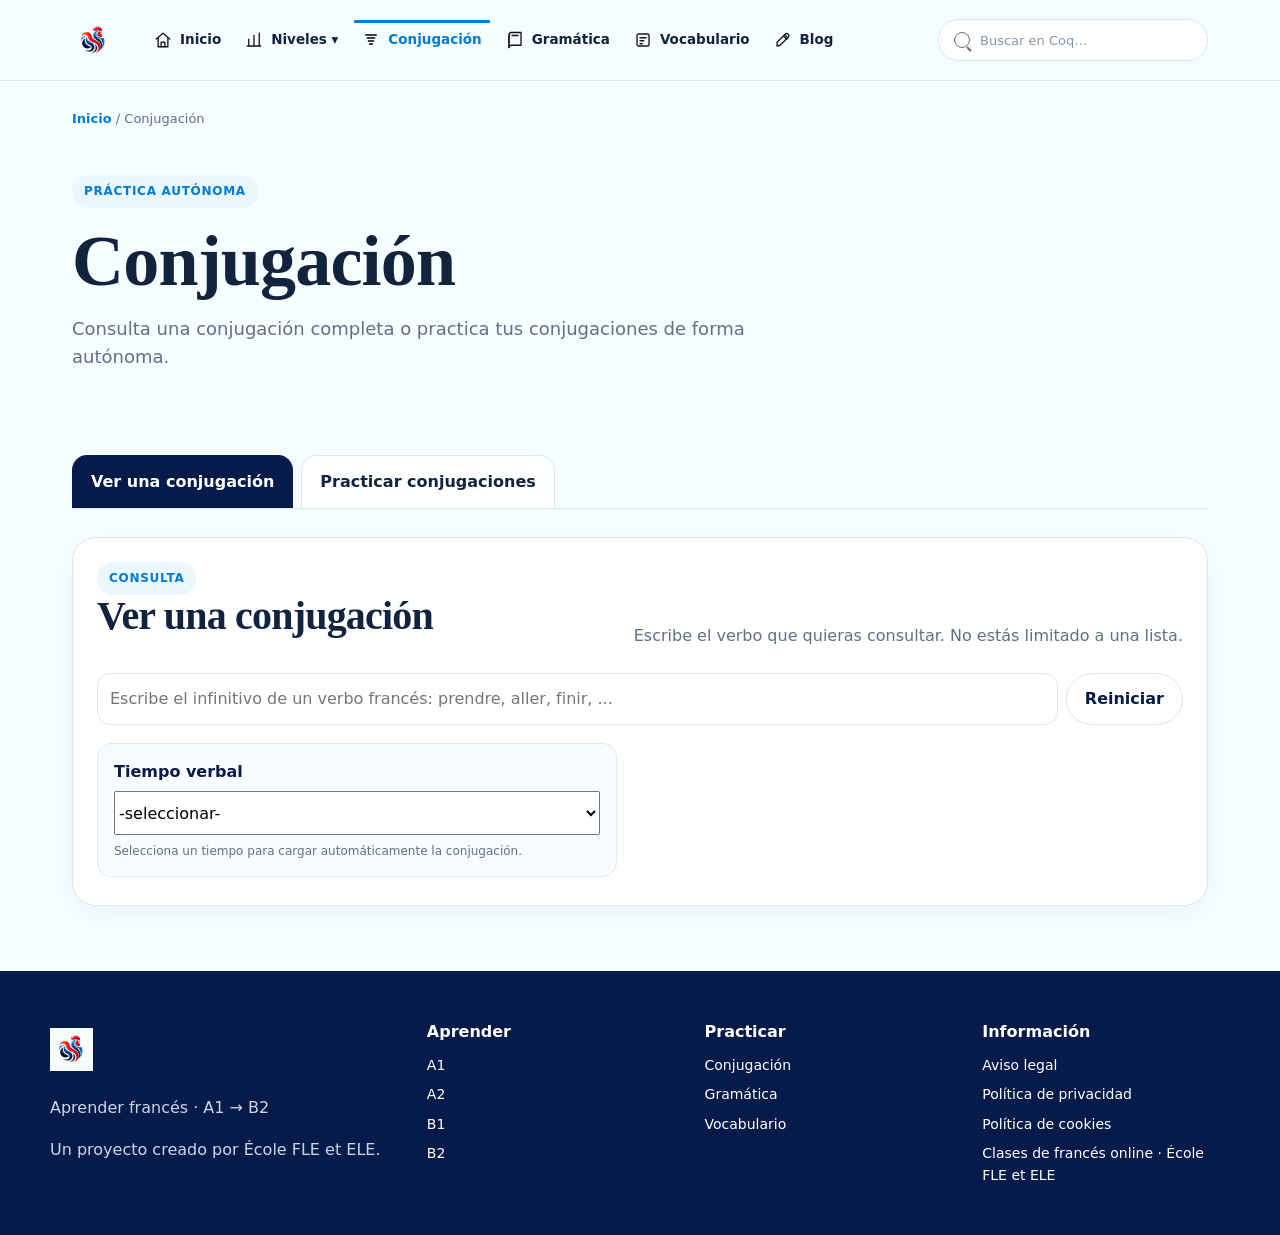
<file: pages/conjugaison.html>
<!doctype html><html lang="es"><head><meta charset="utf-8"><meta name="viewport" content="width=device-width,initial-scale=1"><meta name="description" content="Coq — conjugación francesa."><title>Conjugación · Coq</title><link rel="stylesheet" href="../css/styles.css"><link rel="stylesheet" href="../css/conjugaison-summary-mobile.css"><style>.lookup-time-filter{margin:18px 0 4px;padding:15px 16px;background:#f8fbff;border:1px solid #dcecf7;border-radius:14px;max-width:520px}.lookup-time-filter .field-label{display:block;font-weight:700;color:var(--navy);margin-bottom:7px}.lookup-time-filter .select{width:100%;min-height:44px}.lookup-time-filter .field-help{margin-top:7px}.conj-empty-state{margin-top:8px;color:var(--muted,#58708f);font-size:.9rem}.verb-summary .conj-result-head{gap:10px}.verb-summary #speakVerb{padding:8px 12px;font-size:.9rem}.verb-summary #practiceThisVerb{padding:8px 12px;font-size:.9rem}.verb-summary .conj-result-head>div{min-width:0}.conj-search-wrap{position:relative}.lookup-status{margin-top:10px;padding:10px 14px;border-radius:12px;font-size:.92rem;line-height:1.4}.lookup-status.empty{background:#f3f7fb;color:#58708f}.lookup-status.error{background:#fff1f2;color:#b4232c}.lookup-status.success{background:#eef9ff;color:#075985}.lookup-status[hidden]{display:none}#practiceThisVerb{white-space:nowrap;min-width:max-content}.practice-answer-rule{margin:10px 0 12px;color:var(--muted,#58708f);font-size:.9rem;line-height:1.4}#questionSubject{font-size:clamp(1.35rem,2.6vw,2rem);line-height:1.25}@media (min-width:701px){.verb-summary #speakVerb{white-space:nowrap;min-width:max-content}}</style></head><body><header class="header"><nav class="nav"><a class="logo" href="../index.html" aria-label="Coq"><img src="../assets/images/coq-logo.jpg" alt="Coq"></a><div class="navlinks"><a href="../index.html">Inicio</a><div class="nav-item"><button class="nav-button">Niveles ▾</button><div class="dropdown"><a href="a1.html">A1</a><a href="#">A2</a><a href="#">B1</a><a href="#">B2</a></div></div><a class="active" aria-current="page" href="conjugaison.html">Conjugación</a><a href="grammar-possessifs.html">Gramática</a><a href="stage-vocabulario.html">Vocabulario</a><a href="blog.html">Blog</a></div><div class="search-wrap"><label class="search"><span class="search-icon" aria-hidden="true"></span><input id="searchInput" type="search" placeholder="Buscar en Coq…" aria-label="Buscar en Coq"></label><div id="searchResults" class="search-results"></div></div><button class="menu" aria-label="Abrir menú">☰</button></nav></header><main class="container"><div class="breadcrumb"><a href="../index.html">Inicio</a> / Conjugación</div><section class="hero"><span class="eyebrow">Práctica autónoma</span><h1>Conjugación</h1><p class="lead">Consulta una conjugación completa o practica tus conjugaciones de forma autónoma.</p></section><section class="section"><div class="tabs" role="tablist"><button class="tab active" data-tab="view">Ver una conjugación</button><button class="tab" data-tab="practice">Practicar conjugaciones</button></div><div class="tab-panel active" id="tab-view"><div class="card"><div class="section-head"><div><span class="tag">Consulta</span><h2>Ver una conjugación</h2></div><p>Escribe el verbo que quieras consultar. No estás limitado a una lista.</p></div><div class="conj-search"><input id="lookupVerb" type="text" autocomplete="off" placeholder="Escribe el infinitivo de un verbo francés: prendre, aller, finir, ..."><button class="btn secondary" id="resetLookup" type="button">Reiniciar</button></div><div id="lookupStatus" class="lookup-status empty"></div><div id="lookupEmptyState" class="conj-empty-state"></div><div class="lookup-time-filter"><label class="field-label" for="lookupTense">Tiempo verbal</label><select id="lookupTense" class="select"><option value="" selected>-Seleccionar-</option></select><div class="field-help">Selecciona un tiempo para cargar automáticamente la conjugación.</div></div><div class="suggestions"><span class="muted" style="align-self:center">Sugerencias:</span><button class="suggestion" data-verb="être">être</button><button class="suggestion" data-verb="avoir">avoir</button><button class="suggestion" data-verb="prendre">prendre</button><button class="suggestion" data-verb="aller">aller</button><button class="suggestion" data-verb="finir">finir</button><button class="suggestion" data-verb="venir">venir</button><button class="suggestion" data-verb="lever">lever</button><button class="suggestion" data-verb="se lever">se lever</button></div><div id="lookupMessage" class="form-message"></div><div id="conjResult" class="verb-result hidden"></div></div></div><div class="tab-panel" id="tab-practice"><div class="card"><div class="section-head"><div><span class="tag">Entrenamiento</span><h2>Practicar conjugaciones</h2></div></div><div class="mode-note"><strong>Regla:</strong> Puedes escribir un verbo concreto o dejarlo vacío para practicar aleatoriamente según el entrenamiento elegido. El grupo verbal es opcional y sirve para afinar la selección.</div><div class="exercise-config"><div><label for="practiceVerb">BUSCAR UN VERBO</label><div class="conj-search"><input id="practiceVerb" type="text" autocomplete="off" placeholder="Escribe un verbo concreto…"><button class="btn secondary" id="clearVerb" type="button">Borrar</button></div><div class="field-help">La base de datos local contiene el catálogo de verbos disponible para COQ.</div></div><div class="row"><div><label for="practiceTense">Tiempo verbal <span class="required">*</span></label><select id="practiceTense"><option value="" selected disabled>-Seleccionar-</option></select></div><div><label for="practiceGroup">Grupo verbal</label><select id="practiceGroup"><option value="" selected>-Seleccionar-</option></select><div class="field-help" id="practiceGroupHelp"></div></div><div><label for="practiceConstruction">Construcción</label><select id="practiceConstruction"><option value="" selected>-Seleccionar-</option><option value="non-pronominale">Verbos no pronominales</option><option value="pronomiale">Verbos pronominales</option></select><div class="field-help" id="practiceConstructionHelp">Puedes elegir una construcción para afinar el ejercicio.</div></div><div><label for="practiceAuxiliary">Verbo auxiliar</label><select id="practiceAuxiliary" disabled><option value="" selected>No disponible para un tiempo simple</option></select><div class="field-help" id="practiceAuxiliaryHelp">Disponible únicamente para un tiempo compuesto.</div></div></div><div id="practiceMessage" class="form-message"></div><button class="btn blue" id="startPractice" type="button">Comenzar las 20 preguntas →</button></div></div><div class="practice-wrap hidden" id="practiceSession"><div class="practice-card"><div class="practice-top"><div><span class="tag">Sesión en curso</span><h2 style="margin:9px 0 0">Conjuga el verbo</h2></div></div><div class="practice-progress"><span id="practiceProgressBar"></span></div><div class="practice-meta"><span id="practiceProgressText">Pregunta 1 / 20</span><span id="practiceCriteria">—</span></div><div class="practice-question"><div class="verb-time" id="questionVerb">verbo · tiempo</div><div class="subject" id="questionSubject">je</div><div class="verb-time">Escribe la forma correcta.</div><div class="practice-answer-rule">Escribe únicamente la forma verbal. No escribas el sujeto. Para el subjonctif, no escribas «que / qu'».</div><div class="answer-row"><input id="answerInput" type="text" autocomplete="off" autocapitalize="none" spellcheck="false" placeholder="Escribe tu respuesta…"><button class="btn blue" id="validateAnswer" type="button">Validar</button></div><div class="practice-hint">También puedes pulsar Enter.</div><div id="practiceFeedback" class="feedback-box" aria-live="polite"></div></div></div></div></div></section></main><div class="result-modal" id="resultModal" aria-hidden="true"><div class="result-window"><span class="tag">Sesión terminada</span><h2>Tu resultado</h2><div class="stats" style="margin-top:16px"><div class="stat"><strong id="finalCorrect">0</strong><span class="muted">sin errores</span></div><div class="stat"><strong id="finalWrong">0</strong><span class="muted">con errores</span></div><div class="stat"><strong id="finalScore">0 / 20</strong><span class="muted">puntuación</span></div></div><div class="result-table-wrap"><table class="result-table"><thead><tr><th>#</th><th>Verbo</th><th>Sujeto</th><th>Tiempo</th><th>Tu respuesta</th><th>Respuesta correcta</th><th>Resultado</th></tr></thead><tbody id="resultRows"></tbody></table></div><div class="result-actions"><button class="btn blue" id="reviewDone">Ya repasé todo</button></div></div></div><footer class="footer" id="footer"><div class="footer-grid"><div><div class="logo"><img src="../assets/images/coq-logo.jpg" alt="Coq"></div><p>Aprender francés · A1 → B2</p><p>Un proyecto creado por École FLE et ELE.</p></div><div><div class="footer-title">Aprender</div><div class="footer-links"><a href="a1.html">A1</a><a href="#">A2</a><a href="#">B1</a><a href="#">B2</a></div></div><div><div class="footer-title">Practicar</div><div class="footer-links"><a href="conjugaison.html">Conjugación</a><a href="grammar-possessifs.html">Gramática</a><a href="stage-vocabulario.html">Vocabulario</a></div></div><div><div class="footer-title">Información</div><div class="footer-links"><a href="#">Aviso legal</a><a href="#">Política de privacidad</a><a href="#">Política de cookies</a><a href="https://www.ecole-fle-ele.com/" target="_blank" rel="noopener">Clases de francés online · École FLE et ELE</a></div></div></div><script src="../js/core/navigation.js"></script><script src="../js/core/audio.js"></script><script src="../js/progress/progress.js"></script><script src="../js/exercises/exercise-engine.js"></script><script src="../js/search/search.js"></script><script src="../data/verbs/local-database.js"></script><script src="../data/verbs/local-auxiliary-overrides.js"></script><script src="../data/verbs/family-catalog.js"></script><script src="../data/verbs/category-catalog.js"></script><script src="../data/verbs/pronominal-catalog.js"></script><script src="../data/verbs/canonical-model.js"></script><script src="../data/verbs/patterns.js"></script><script src="../data/verbs/constructions.js"></script><script src="../data/verbs/auxiliaries.js"></script><script src="../data/verbs/tense-rules.js"></script><script src="../js/conjugaison/utils.js"></script><script src="../js/conjugaison/pronouns.js"></script><script src="../js/conjugaison/compound-tenses.js"></script><script src="../js/conjugaison/agreement.js"></script><script src="../js/conjugaison/pattern-registry.js"></script><script src="../js/conjugaison/engine.js"></script><script src="../js/conjugaison/lookup.js"></script><script src="../js/api.js"></script><script src="../js/conjugaison/conjugation_adapter.js"></script><script src="../js/conjugaison/practice.js"></script><script src="../js/conjugaison/app.js"></script></body></html>
</file>
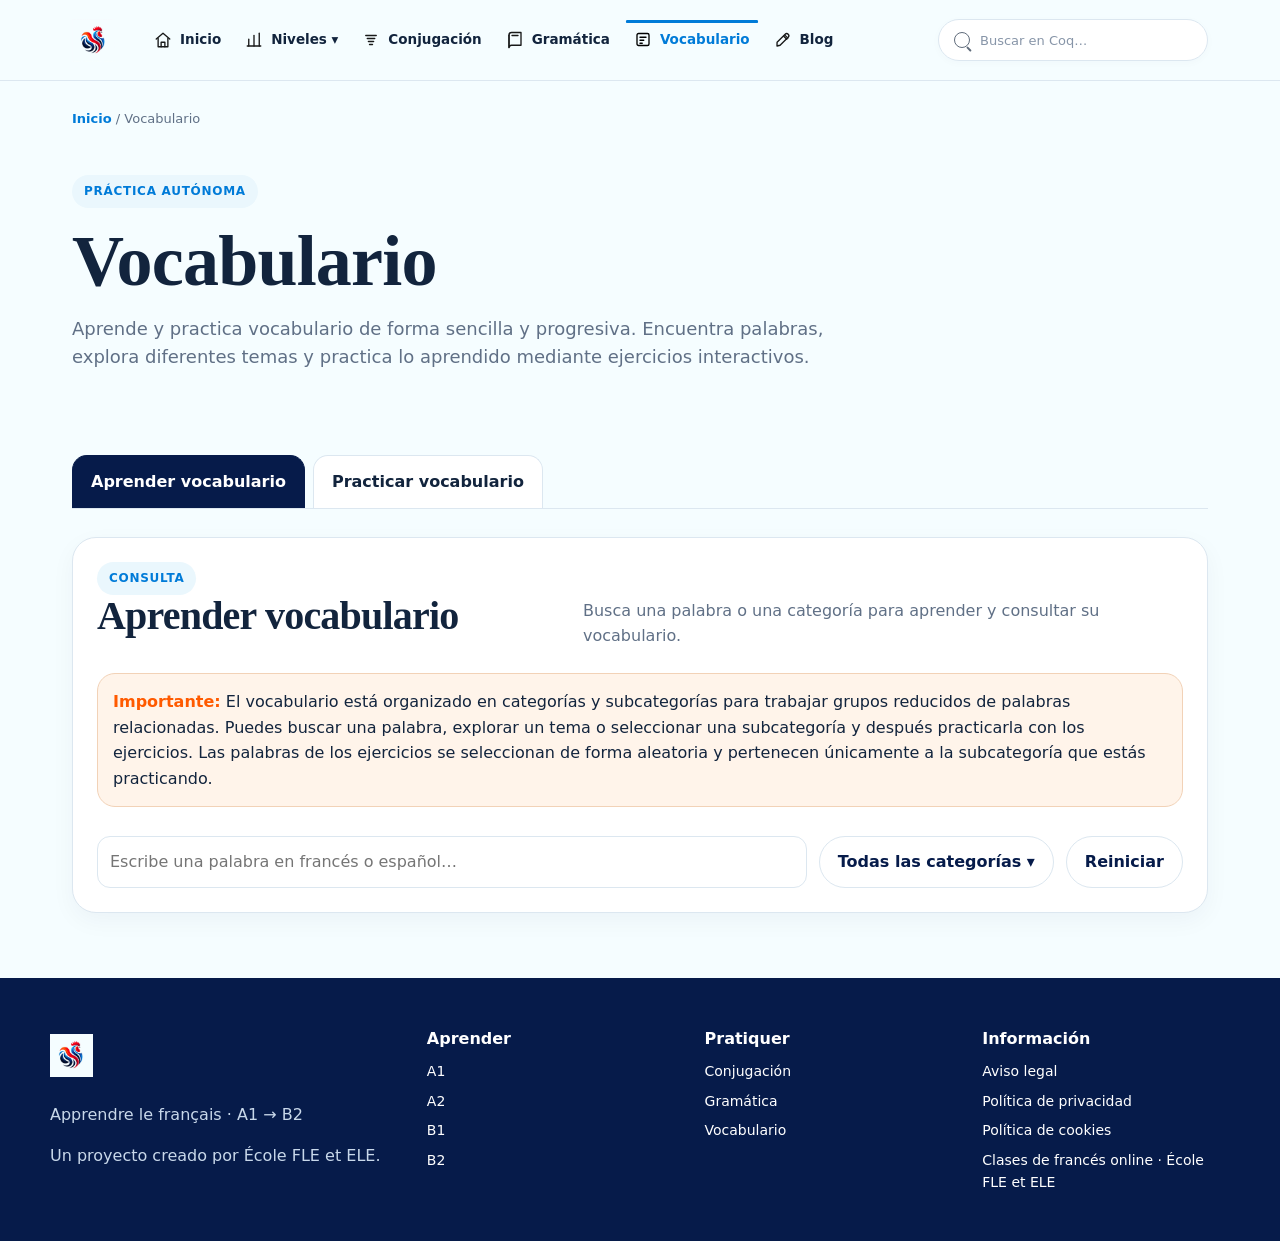
<file: pages/stage-vocabulario.html>
<!doctype html>
<html lang="es">
<head>
  <meta charset="utf-8">
  <meta name="viewport" content="width=device-width,initial-scale=1">
  <meta name="description" content="Coq — explorar y practicar vocabulario de francés.">
  <title>Vocabulario · Coq</title>
  <link rel="stylesheet" href="../css/styles.css">
  <link rel="stylesheet" href="../css/vocabulary.css?v=20260919-pron">
</head>
<body>
<header class="header"><nav class="nav">
  <a class="logo" href="../index.html" aria-label="Coq"><img src="../assets/images/coq-logo.jpg" alt="Coq"></a>
  <div class="navlinks">
    <a href="../index.html">Inicio</a>
    <div class="nav-item"><button class="nav-button" type="button">Niveles ▾</button><div class="dropdown">
      <a href="a1.html">A1</a><a href="#">A2</a><a href="#">B1</a><a href="#">B2</a>
    </div></div>
    <a href="conjugaison.html">Conjugación</a>
    <a href="grammar-possessifs.html">Gramática</a>
    <a class="active" aria-current="page" href="stage-vocabulario.html">Vocabulario</a>
    <a href="blog.html">Blog</a>
  </div>
  <div class="search-wrap"><label class="search"><span class="search-icon" aria-hidden="true"></span><input id="searchInput" type="search" placeholder="Buscar en Coq…" aria-label="Buscar en Coq"></label><div id="searchResults" class="search-results"></div></div><button class="menu" aria-label="Abrir menú" type="button">☰</button>
</nav></header>
<main class="container">
  <div class="breadcrumb"><a href="../index.html">Inicio</a> / Vocabulario</div>
  <section class="hero"><span class="eyebrow">Práctica autónoma</span><h1>Vocabulario</h1><p class="lead">Aprende y practica vocabulario de forma sencilla y progresiva. Encuentra palabras, explora diferentes temas y practica lo aprendido mediante ejercicios interactivos.</p></section>
  <section class="section vocabulary-hub" aria-labelledby="vocab-title">
    <div class="tabs vocabulary-tabs" role="tablist" aria-label="Modo de vocabulario">
      <button class="tab active" id="vocabularyLearnTab" type="button" role="tab" aria-selected="true" aria-controls="vocabularyLearnPanel" data-vocabulary-tab="learn">Aprender vocabulario</button>
      <button class="tab" id="vocabularyPracticeTab" type="button" role="tab" aria-selected="false" aria-controls="vocabularyPracticePanel" data-vocabulary-tab="practice">Practicar vocabulario</button>
    </div>

    <div class="vocabulary-search-panel">
      <div class="vocabulary-mode-context" aria-live="polite">
        <div class="vocabulary-mode-head" data-mode="learn">
          <div class="section-head">
            <div><span class="tag">Consulta</span><h2>Aprender vocabulario</h2></div>
            <p>Busca una palabra o una categoría para aprender y consultar su vocabulario.</p>
          </div>
        </div>
        <div class="vocabulary-mode-head" data-mode="practice">
          <div class="section-head">
            <div><span class="tag">Entrenamiento</span><h2>Practicar vocabulario</h2></div>
            <p>Selecciona una palabra o una categoría para practicar el vocabulario con ejercicios interactivos.</p>
          </div>
        </div>
      </div>

      <div class="mode-note">
        <strong>Importante:</strong> El vocabulario está organizado en categorías y subcategorías para trabajar grupos reducidos de palabras relacionadas. Puedes buscar una palabra, explorar un tema o seleccionar una subcategoría y después practicarla con los ejercicios. Las palabras de los ejercicios se seleccionan de forma aleatoria y pertenecen únicamente a la subcategoría que estás practicando.
      </div>

      <div class="vocabulary-controls">
        <label for="vocabularySearch"></label>
        <div class="vocabulary-search-row">
          <div class="vocabulary-search-input-wrap">
            <input id="vocabularySearch" type="search" autocomplete="off" placeholder="Escribe una palabra en francés o español…" aria-controls="vocabularyResults" aria-expanded="false">
            <div id="vocabularyResults" class="vocabulary-results" role="listbox" aria-label="Resultados de vocabulario"></div>
          </div>
          <button id="vocabularyBrowse" class="btn secondary" type="button" aria-expanded="false" aria-controls="vocabularyTopics">Todas las categorías ▾</button>
          <button id="vocabularyReset" class="btn secondary" type="button">Reiniciar</button>
        </div>
      </div>
    </div>

    <div id="vocabularyTopics" class="vocabulary-topics vocabulary-topics-panel hidden" aria-label="Categorías y subcategorías"></div>

    <div id="vocabularyLearnPanel" class="vocabulary-tab-panel" role="tabpanel" aria-labelledby="vocabularyLearnTab">
      <div id="vocabularyLearnContent" class="vocabulary-content" aria-live="polite"></div>
    </div>

    <div id="vocabularyPracticePanel" class="vocabulary-tab-panel hidden" role="tabpanel" aria-labelledby="vocabularyPracticeTab">
      <div id="vocabularyExerciseTabs" class="vocabulary-exercise-tabs hidden" role="tablist" aria-label="Ejercicios de vocabulario"></div>
      <div id="vocabularyPracticeContent" class="vocabulary-content" aria-live="polite"></div>
    </div>
  </section>
</main>
<footer class="footer" id="footer"><div class="footer-grid">
  <div><div class="logo"><img src="../assets/images/coq-logo.jpg" alt="Coq"></div><p>Apprendre le français · A1 → B2</p><p>Un proyecto creado por École FLE et ELE.</p></div>
  <div><div class="footer-title">Aprender</div><div class="footer-links"><a href="a1.html">A1</a><a href="#">A2</a><a href="#">B1</a><a href="#">B2</a></div></div>
  <div><div class="footer-title">Pratiquer</div><div class="footer-links"><a href="conjugaison.html">Conjugación</a><a href="grammar-possessifs.html">Gramática</a><a href="stage-vocabulario.html">Vocabulario</a></div></div>
  <div><div class="footer-title">Información</div><div class="footer-links"><a href="#">Aviso legal</a><a href="#">Política de privacidad</a><a href="#">Política de cookies</a><a href="https://www.ecole-fle-ele.com/" target="_blank" rel="noopener">Clases de francés online · École FLE et ELE</a></div></div>
</div></footer>
<script src="../js/core/navigation.js"></script><script src="../js/core/audio.js?v=20260919-pron"></script><script src="../js/progress/progress.js"></script><script src="../js/exercises/exercise-engine.js"></script><script src="../js/search/search.js"></script><script src="../js/api.js"></script><script src="../data/vocabulary/database.js?v=20260919-7"></script><script src="../js/vocabulary/vocabulary-search.js?v=20260919-arch"></script><script src="../js/vocabulary/vocabulary_adapter.js"></script><script src="../js/vocabulary/vocabulary.js?v=20260919-article"></script>
</body></html>
</file>
<file: css/styles.css>
:root{
 --navy:#061B4A; --blue:#007BD8; --cyan:#00B9F2; --red:#F20B1D; --orange:#FF5A00;
 --sky:#F5FDFF; --paper:#FFFFFF; --ink:#12243D; --muted:#607086; --line:#DCE7F0;
 --soft-blue:#EAF7FD; --soft-red:#FFF0F2; --soft-orange:#FFF4EA; --soft-navy:#EAF0FA;
 --green:#2C9B70; --soft-green:#EAF8F2; --shadow:0 18px 55px rgba(6,27,74,.10); --radius:24px;
}
*{box-sizing:border-box}
html{scroll-behavior:smooth}
body{margin:0;background:var(--sky);color:var(--ink);font-family:Inter,system-ui,-apple-system,BlinkMacSystemFont,"Segoe UI",sans-serif;line-height:1.6}
a{color:inherit} button,input,select{font:inherit}
.header{position:sticky;top:0;z-index:100;background:rgba(245,253,255,.94);backdrop-filter:blur(16px);border-bottom:1px solid var(--line)}
.nav{max-width:1180px;margin:auto;padding:10px 22px;display:flex;align-items:center;gap:20px}
.logo{display:flex;align-items:center;text-decoration:none;width:52px;height:60px;overflow:hidden;flex:0 0 auto}
.logo img{width:43px;height:auto;max-height:60px;object-fit:contain}
.navlinks{display:flex;align-items:center;gap:18px;font-size:14px;font-weight:800}
.navlinks a{text-decoration:none;position:relative;padding:9px 2px}.navlinks a.active,.nav-button.active{color:var(--blue)}.navlinks a.active::after{content:"";position:absolute;left:2px;right:2px;bottom:2px;height:3px;border-radius:999px;background:var(--blue)}.nav-button.active{position:relative}.nav-button.active::after{content:"";position:absolute;left:0;right:0;bottom:2px;height:3px;border-radius:999px;background:var(--blue)}
.nav-item{position:relative}
.nav-button{border:0;background:transparent;color:var(--ink);font-weight:800;cursor:pointer;padding:9px 2px}
.dropdown{position:absolute;top:42px;left:-14px;min-width:190px;background:var(--paper);border:1px solid var(--line);border-radius:18px;box-shadow:var(--shadow);padding:8px;display:none}
.nav-item:hover .dropdown,.nav-item:focus-within .dropdown{display:block}
.dropdown a{display:block;text-decoration:none;padding:10px 12px;border-radius:11px}
.dropdown a:hover{background:var(--soft-blue);color:var(--blue)}.dropdown a.active{background:var(--soft-blue);color:var(--blue);font-weight:900}.dropdown a.active::after{display:none}
.search-wrap{margin-left:auto;position:relative}
.search{display:flex;align-items:center;gap:8px;background:var(--paper);border:1px solid var(--line);border-radius:999px;padding:8px 13px;min-width:240px}
.search input{border:0;outline:0;background:transparent;width:100%;color:var(--ink)}
.menu{display:none;border:0;background:transparent;font-size:24px;color:var(--navy)}
.container{max-width:1180px;margin:auto;padding:0 22px}
.breadcrumb{padding-top:28px;font-size:13px;color:var(--muted)}
.breadcrumb a{text-decoration:none;color:var(--blue);font-weight:750}
.hero{padding:45px 0 50px}
.eyebrow,.tag{display:inline-flex;padding:7px 12px;border-radius:999px;background:var(--soft-blue);color:var(--blue);font-size:12px;font-weight:900;letter-spacing:.06em;text-transform:uppercase}
h1,h2,h3{font-family:Georgia,serif;letter-spacing:-.8px}
h1{font-size:clamp(43px,6vw,72px);line-height:.98;margin:18px 0}
h2{font-size:40px;line-height:1.05;margin:0 0 12px}
h3{font-size:25px;margin:0 0 9px}
.lead{max-width:760px;color:var(--muted);font-size:18px}
.grid{display:grid;grid-template-columns:repeat(2,1fr);gap:18px}
.grid3{display:grid;grid-template-columns:repeat(3,1fr);gap:16px}
.grid4{display:grid;grid-template-columns:repeat(4,1fr);gap:14px}
.card{background:var(--paper);border:1px solid var(--line);border-radius:var(--radius);padding:24px;box-shadow:0 8px 25px rgba(6,27,74,.045)}
.stage-card{text-align:left;display:block;text-decoration:none;transition:.2s}
.stage-card:hover{transform:translateY(-4px);box-shadow:var(--shadow);border-color:#C8DCEB}
.stage-number{color:var(--red);font-weight:900;font-size:12px;letter-spacing:.06em}
.stage-card p,.muted{color:var(--muted);margin:0}
.stage-foot{margin-top:18px;display:flex;justify-content:space-between;align-items:center;font-weight:850;color:var(--navy)}
.progress{height:8px;background:#E5EEF5;border-radius:999px;overflow:hidden}
.progress span{display:block;height:100%;background:linear-gradient(90deg,var(--blue),var(--cyan));border-radius:999px;transition:width .35s ease}
.section{padding:15px 0 65px}
.section-head{display:flex;justify-content:space-between;align-items:end;gap:30px;margin-bottom:24px}
.section-head p{max-width:600px;color:var(--muted);margin:0}
.pill{border:1px solid var(--line);background:white;border-radius:999px;padding:8px 12px;font-size:12px;font-weight:800}
.lesson-nav{display:flex;justify-content:space-between;align-items:center;border-top:1px solid var(--line);padding:25px 0 60px;margin-top:20px;gap:10px}
.btn{border:0;background:var(--navy);color:white;border-radius:999px;padding:12px 18px;font-weight:850;cursor:pointer;text-decoration:none;display:inline-block}
.btn:hover{filter:brightness(1.08)}
.btn.secondary{background:white;color:var(--navy);border:1px solid var(--line)}
.btn.coral{background:var(--red)} .btn.blue{background:var(--blue)}
.callout{background:#FFF8D9;border:1px solid #E8D98D;border-radius:20px;padding:18px;margin:20px 0}
.example{background:var(--soft-blue);border-left:5px solid var(--cyan);border-radius:18px;padding:20px;margin:18px 0;font-size:20px}
.audio{border:0;background:var(--soft-blue);color:var(--navy);border-radius:999px;padding:8px 12px;font-weight:850;cursor:pointer}
.food{height:145px;border-radius:18px;background:linear-gradient(135deg,#EAF8FD,#FFF0E6);display:flex;align-items:center;justify-content:center;font-size:68px;margin-bottom:14px}
.word{font-size:20px;font-weight:850}.word small{font-size:14px;color:var(--muted);font-weight:500}
.exercise{background:var(--navy);color:#fff;border-radius:28px;padding:26px;margin:25px 0}
.exercise h3{color:white}.question{padding:18px 0;border-top:1px solid rgba(255,255,255,.16)}
.question:first-of-type{border-top:0}.options{display:flex;flex-wrap:wrap;gap:9px;margin-top:12px}
.option{background:rgba(255,255,255,.08);color:#fff;border:1px solid rgba(255,255,255,.25);border-radius:12px;padding:10px 14px;cursor:pointer}
.option:hover{background:rgba(255,255,255,.14)}
.option.correct{background:#9BD8BD;color:#15382D;border-color:#9BD8BD}
.option.wrong{background:#F1AAA6;color:#4B1C1A;border-color:#F1AAA6}
.feedback{min-height:25px;margin-top:9px;font-weight:750}.answers{display:none;margin-top:18px;background:rgba(255,255,255,.08);border-radius:18px;padding:18px}
.answers.visible{display:block}.answers strong{color:#A9E5D0}
.complete{background:var(--soft-green);border:1px solid #BFE6D5;border-radius:24px;padding:24px;margin:25px 0}
.complete h3{margin-bottom:4px}.hidden{display:none!important}
.table{width:100%;border-collapse:collapse;background:var(--paper);border-radius:18px;overflow:hidden}
.table th,.table td{text-align:left;padding:13px 15px;border-bottom:1px solid var(--line)}
.table th{background:var(--soft-blue);font-size:13px}
.grammar{display:grid;grid-template-columns:1.1fr .9fr;gap:18px}.rule{background:var(--soft-blue);border-radius:28px;padding:28px}
.verb-grid{display:grid;grid-template-columns:repeat(2,1fr);gap:16px}
.conj{display:grid;grid-template-columns:1fr 1fr;gap:4px 18px}.conj div{padding:8px 0;border-bottom:1px dashed var(--line)}
.scene{background:#EAF0FA;border-radius:30px;padding:28px}.dialogue{display:grid;gap:12px}
.line{max-width:80%;background:#fff;padding:13px 16px;border-radius:18px;box-shadow:0 5px 15px rgba(6,27,74,.05)}
.line.client{justify-self:end;background:var(--soft-blue);border-bottom-right-radius:5px}
.line.server{border-bottom-left-radius:5px}.line b{display:block;color:var(--muted);font-size:11px;text-transform:uppercase;letter-spacing:.06em}
.search-results{position:absolute;right:0;top:62px;width:min(520px,calc(100vw - 30px));background:var(--paper);border:1px solid var(--line);border-radius:20px;box-shadow:var(--shadow);padding:12px;display:none}
.search-results.open{display:block}.result{display:block;text-decoration:none;padding:13px;border-radius:14px}.result:hover{background:var(--soft-blue)}
.result small{display:block;color:var(--muted)}
.hero-home{position:relative;overflow:hidden;padding:80px 0 95px}
.hero-home .copy{position:relative;z-index:2;max-width:720px}
.hero-home h1{font-size:clamp(52px,7vw,90px)}
.hero-orb{position:absolute;border-radius:50%;filter:blur(2px);opacity:.78;animation:float 8s ease-in-out infinite}
.orb1{width:300px;height:300px;right:5%;top:20px;background:radial-gradient(circle at 35% 35%,rgba(0,185,242,.45),rgba(0,123,216,.10) 55%,transparent 70%)}
.orb2{width:220px;height:220px;right:28%;bottom:-70px;background:radial-gradient(circle,rgba(242,11,29,.20),transparent 68%);animation-delay:-2s}
.orb3{width:180px;height:180px;left:-60px;top:90px;background:radial-gradient(circle,rgba(255,90,0,.16),transparent 68%);animation-delay:-4s}
@keyframes float{0%,100%{transform:translate3d(0,0,0)}50%{transform:translate3d(0,-18px,0)}}
.logo-hero{width:230px;height:230px;object-fit:contain;animation:logoFloat 5s ease-in-out infinite;filter:drop-shadow(0 20px 25px rgba(6,27,74,.12))}
@keyframes logoFloat{0%,100%{transform:translateY(0) rotate(-1deg)}50%{transform:translateY(-8px) rotate(1deg)}}
.home-grid{display:grid;grid-template-columns:1.1fr .9fr;gap:28px;align-items:center}
.home-visual{display:flex;justify-content:center;position:relative}
.level-card{position:relative;overflow:hidden;min-height:160px}
.level-card:after{content:"";position:absolute;width:120px;height:120px;border-radius:50%;right:-35px;bottom:-45px;background:var(--soft-blue)}
.level-card:nth-child(2):after{background:var(--soft-orange)} .level-card:nth-child(3):after{background:var(--soft-red)} .level-card:nth-child(4):after{background:var(--soft-navy)}
.free-tools{display:flex;flex-wrap:wrap;gap:10px}
.tool-chip{display:inline-flex;align-items:center;gap:7px;background:#fff;border:1px solid var(--line);border-radius:999px;padding:11px 15px;text-decoration:none;font-weight:800;transition:.18s}
.tool-chip:hover{transform:translateY(-2px);border-color:#B9DCEB}
.academy{background:var(--navy);color:#fff;border-radius:34px;padding:36px}
.academy p{color:#CBD9EA;max-width:650px}
.academy .btn{background:#fff;color:var(--navy)}
.stats{display:grid;grid-template-columns:repeat(3,1fr);gap:14px}.stat{padding:20px;border:1px solid var(--line);background:#fff;border-radius:20px}.stat strong{font:800 34px Georgia,serif;display:block}
.selector{display:grid;grid-template-columns:repeat(3,1fr);gap:12px}
.selector label{font-size:12px;font-weight:850;color:var(--muted);display:block;margin-bottom:7px}
.selector select,.selector input{width:100%;border:1px solid var(--line);background:#fff;border-radius:13px;padding:12px;outline:none;color:var(--ink)}
.warning{display:none;position:fixed;inset:0;z-index:300;background:rgba(6,27,74,.38);backdrop-filter:blur(4px);align-items:center;justify-content:center;padding:20px}
.warning.open{display:flex}.warning-box{max-width:480px;background:#fff;border-radius:28px;padding:28px;box-shadow:var(--shadow)}
.warning-actions{display:flex;justify-content:flex-end;gap:10px;margin-top:20px}
.footer{background:var(--navy);color:white;padding:48px 22px}
.footer .logo{filter:none}.footer p{color:#C8D8EA}.footer a{color:#fff;text-decoration:none}
.footer-grid{max-width:1180px;margin:auto;display:grid;grid-template-columns:1.4fr 1fr 1fr 1fr;gap:30px}
.footer-title{font-weight:900;margin-bottom:9px}.footer-links{display:grid;gap:7px;font-size:14px}
.notice{padding:15px 0;color:var(--muted);font-size:13px}
@media(max-width:950px){.navlinks{gap:11px}.search{min-width:190px}.home-grid{grid-template-columns:1fr}.logo-hero{width:190px;height:190px}.footer-grid{grid-template-columns:1fr 1fr}}
@media(max-width:760px){.navlinks{display:none}.menu{display:block}.nav{gap:10px}.search{width:180px;min-width:0}.grid,.grid3,.grid4,.grammar,.verb-grid,.selector{grid-template-columns:1fr}.section-head{display:block}.section-head p{margin-top:8px}.stats{grid-template-columns:1fr}.hero-home{padding:55px 0 70px}}
@media(max-width:560px){.nav{padding:10px 15px}.logo{width:58px}.logo img{width:55px;height:55px}.search{width:145px}.container{padding:0 15px}h1{font-size:46px}.lesson-nav{gap:10px}.lesson-nav .btn{padding:10px 13px;font-size:13px}.line{max-width:94%}.footer-grid{grid-template-columns:1fr}.academy{padding:26px}.hero-home h1{font-size:50px}}

/* Conjugaison v0.5 */
.tabs{display:flex;gap:8px;border-bottom:1px solid var(--line);margin-bottom:28px;flex-wrap:wrap}
.tab{border:1px solid var(--line);border-bottom:0;background:#fff;color:var(--ink);padding:13px 18px;border-radius:15px 15px 0 0;font-weight:850;cursor:pointer}
.tab.active{background:var(--navy);color:#fff;border-color:var(--navy)}
.tab-panel{display:none}.tab-panel.active{display:block}
.field-help{font-size:12px;color:var(--muted);margin-top:6px}
.required{color:var(--red)}
.form-message{display:none;border-radius:16px;padding:14px 16px;margin:16px 0;font-weight:750}
.form-message.error{display:block;background:var(--soft-red);border:1px solid #F4C8CD;color:#8A1D29}
.form-message.info{display:block;background:var(--soft-blue);border:1px solid #CBEAF4;color:var(--navy)}
.conj-search{display:flex;gap:8px;align-items:center}
.conj-search input{flex:1;border:1px solid var(--line);background:#fff;border-radius:13px;padding:12px;outline:none;color:var(--ink)}
.suggestions{display:flex;flex-wrap:wrap;gap:8px;margin-top:12px}
.suggestion{border:1px solid var(--line);background:#fff;border-radius:999px;padding:8px 12px;cursor:pointer;font-weight:750}
.suggestion:hover{background:var(--soft-blue);border-color:#B9DCEB}
.verb-result{margin-top:24px}
.tense-block{border:1px solid var(--line);background:#fff;border-radius:20px;padding:18px}
.tense-block h3{font-size:21px}
.tense-table{width:100%;border-collapse:collapse}
.tense-table td{padding:8px 4px;border-bottom:1px dashed var(--line)}
.tense-table td:first-child{color:var(--muted);width:42%}
.mode-note{background:var(--soft-orange);border:1px solid #F2D2B7;border-radius:18px;padding:15px;margin-bottom:18px}
.mode-note strong{color:var(--orange)}
.exercise-config{display:grid;gap:16px}
.exercise-config .row{display:grid;grid-template-columns:1fr 1fr;gap:14px}
.exercise-config label{font-size:12px;font-weight:900;color:var(--muted);display:block;margin-bottom:7px}
.exercise-config select{width:100%;border:1px solid var(--line);background:#fff;border-radius:13px;padding:12px;outline:none;color:var(--ink)}
@media(max-width:700px){.exercise-config .row{grid-template-columns:1fr}.tabs{gap:5px}.tab{flex:1;padding:11px 10px;font-size:13px}}

/* Conjugaison v0.6 — exercice interactif */
.practice-wrap{margin-top:26px}
.practice-card{background:#fff;border:1px solid var(--line);border-radius:28px;padding:28px;box-shadow:var(--shadow)}
.practice-top{display:flex;justify-content:space-between;align-items:center;gap:20px;margin-bottom:10px}
.practice-progress{height:10px;background:#E5EEF5;border-radius:999px;overflow:hidden}
.practice-progress span{display:block;height:100%;width:0;background:linear-gradient(90deg,var(--blue),var(--cyan));transition:width .35s ease}
.practice-meta{display:flex;justify-content:space-between;gap:12px;color:var(--muted);font-size:13px;font-weight:800;margin-bottom:22px}
.practice-question{background:var(--soft-blue);border:1px solid #CBEAF4;border-radius:24px;padding:30px;text-align:center}
.practice-question .subject{font:800 clamp(28px,4.5vw,46px) Georgia,serif;color:var(--navy);margin:8px 0}
.practice-question .verb-time{color:var(--muted);font-size:14px}
.answer-row{display:flex;max-width:620px;margin:24px auto 0;gap:9px}
.answer-row input{flex:1;border:2px solid var(--line);background:#fff;border-radius:15px;padding:14px 16px;outline:none;font-size:18px;color:var(--ink)}
.answer-row input:focus{border-color:var(--blue)}
.answer-row input.error{border-color:var(--red);background:var(--soft-red)}
.answer-row input.success{border-color:var(--green);background:var(--soft-green)}
.feedback-box{max-width:620px;margin:14px auto 0;min-height:54px;border-radius:16px;padding:13px 16px;text-align:left;font-weight:800}
.feedback-box.warn{background:var(--soft-red);border:1px solid #F4C8CD;color:#8A1D29}
.feedback-box.help{background:var(--soft-orange);border:1px solid #F2D2B7;color:#7A3B0A}
.feedback-box.ok{background:var(--soft-green);border:1px solid #BFE6D5;color:#1E654B}
.practice-hint{font-size:12px;color:var(--muted);margin-top:10px}
.result-modal{position:fixed;inset:0;z-index:500;background:rgba(6,27,74,.48);backdrop-filter:blur(5px);display:none;align-items:center;justify-content:center;padding:18px}
.result-modal.open{display:flex}
.result-window{width:min(900px,100%);max-height:90vh;overflow:auto;background:#fff;border-radius:28px;box-shadow:0 25px 80px rgba(6,27,74,.25);padding:28px}
.result-window h2{margin-top:5px}
.result-table-wrap{overflow:auto;border:1px solid var(--line);border-radius:18px;margin:18px 0}
.result-table{width:100%;border-collapse:collapse;min-width:680px}
.result-table th,.result-table td{padding:11px 12px;border-bottom:1px solid var(--line);text-align:left}
.result-table th{background:var(--soft-blue);font-size:12px;text-transform:uppercase;letter-spacing:.03em}
.good-cell{color:#1E654B;font-weight:850}
.bad-cell{color:#8A1D29;font-weight:850}
.correct-answer{color:var(--navy);font-weight:850}
.result-actions{display:flex;justify-content:flex-end;gap:10px}
@media(max-width:650px){
 .answer-row{flex-direction:column}.answer-row .btn{width:100%}
 .practice-card{padding:18px}.practice-question{padding:22px 14px}
 .result-window{padding:20px}.practice-top{display:block}
}

/* Conjugaison v0.7 — feedback de errores */
.answer-row input.error-first{border-color:var(--red);background:var(--soft-red)}
.answer-row input.error-help{border-color:var(--orange);background:var(--soft-orange)}
.help-answer{display:inline-block;margin-left:4px;padding:2px 8px;border-radius:8px;background:#FFF0A8;color:var(--navy);font-weight:950;text-decoration:underline;text-decoration-thickness:2px;text-underline-offset:3px}
.error-first-cell{color:#8A1D29;font-weight:850}
.error-help-cell{color:#A34A00;font-weight:850}
.correct-cell{color:#1E654B;font-weight:850}
.result-table .attempt-detail{font-size:12px;color:var(--muted);margin-top:3px}

/* Conjugación — mejoras de consulta y pronunciación */
.conj-result-head{display:flex;align-items:flex-start;justify-content:space-between;gap:18px}
.conj-toolbar{display:flex;align-items:center;justify-content:space-between;gap:12px;margin:18px 0 10px}
.conj-times{display:grid;grid-template-columns:repeat(3,minmax(0,1fr));gap:16px}
.conj-times.compact .extra-tense{display:none}
.conj-times.expanded .extra-tense{display:block}
.tense-head{display:flex;align-items:center;justify-content:space-between;gap:10px}
.tense-head h3{margin:0}
.tense-table th{font-size:11px;color:var(--muted);font-weight:700;text-align:left;padding:8px 4px;border-bottom:1px solid var(--line);text-transform:uppercase;letter-spacing:.04em}
.tense-table th:last-child,.tense-table td:last-child{text-align:center;width:48px}
.audio-btn{width:34px;height:34px;border:1px solid #B9DFF2;background:#F2FAFD;color:var(--blue);border-radius:50%;cursor:pointer;font-weight:800}
.audio-btn:hover{background:#DDF4FB}
.btn.tiny{padding:6px 9px;font-size:12px;border-radius:9px}
.conj-tip{margin-top:14px;padding:11px 13px;border-radius:10px;background:#F5FAFC;color:var(--muted);font-size:13px}
@media(max-width:850px){.conj-times{grid-template-columns:repeat(2,minmax(0,1fr))}}
@media(max-width:600px){.conj-result-head{flex-direction:column}.conj-times{grid-template-columns:1fr}.conj-toolbar{align-items:flex-start}}

.verb-summary{max-width:560px!important;padding:16px 18px!important;border-radius:16px!important}
.verb-summary .conj-result-head{gap:12px}
.verb-summary h2{font-size:24px;margin-bottom:4px!important}
.verb-summary .muted{font-size:12px}
.verb-summary{background:var(--soft-blue);border-color:#CBEAF4}
.verb-summary-title{margin-top:10px}
.audio-form-btn{margin-left:8px}



@media (max-width: 800px){
  .nav{position:relative}
  .nav .menu{display:flex;align-items:center;justify-content:center;cursor:pointer}
  .nav .navlinks.mobile-open{display:flex!important;position:absolute;top:calc(100% + 8px);left:0;right:0;z-index:1000;flex-direction:column;align-items:stretch;gap:0;padding:10px;border-radius:16px;background:#fff;box-shadow:0 14px 35px rgba(6,27,74,.16)}
  .nav .navlinks.mobile-open>a,.nav .navlinks.mobile-open .nav-item,.nav .navlinks.mobile-open .nav-button{width:100%}
  .nav .navlinks.mobile-open>a,.nav .navlinks.mobile-open .nav-button{display:flex;align-items:center;min-height:46px;padding:10px 14px}
  .nav .navlinks.mobile-open .dropdown{position:static;width:100%;margin-top:4px;box-shadow:none;border:0}
}

/* Coq v26 — menú responsive global para móvil y tablet */
@media (max-width:900px){
  .nav{position:relative;flex-wrap:nowrap}
  .nav .search-wrap{display:none!important}
  .nav .menu{display:flex!important;margin-left:auto;width:44px;height:44px;align-items:center;justify-content:center;border:0;background:transparent;color:var(--navy);font-size:25px;cursor:pointer;flex:0 0 44px}
  .nav .navlinks{display:none!important}
  .nav .navlinks.mobile-open{display:flex!important;position:absolute;top:calc(100% + 8px);left:12px;right:12px;z-index:2000;flex-direction:column!important;align-items:stretch!important;gap:2px!important;padding:10px!important;margin:0!important;background:var(--paper,#fff);border:1px solid var(--line);border-radius:16px;box-shadow:0 16px 38px rgba(6,27,74,.18)}
  .nav .navlinks.mobile-open>a,.nav .navlinks.mobile-open .nav-item{width:100%!important}
  .nav .navlinks.mobile-open>a,.nav .navlinks.mobile-open .nav-item>.nav-button{display:flex;width:100%;min-height:46px;align-items:center;padding:11px 14px;box-sizing:border-box}
  .nav .navlinks.mobile-open .nav-item{position:static}
  .nav .navlinks.mobile-open .dropdown{position:static!important;display:none;width:100%;min-width:0;margin:0;padding:4px 0 4px 12px;border:0;box-shadow:none;background:transparent}
  .nav .navlinks.mobile-open .nav-item.mobile-submenu-open .dropdown{display:block!important}
  .nav .navlinks.mobile-open .dropdown a{display:flex;min-height:42px;align-items:center;padding:9px 12px}
}
@media (min-width:901px){.nav .navlinks.mobile-open{display:none!important}}

/* Conjugaison — responsive centralizado */
@media(max-width:900px){
  .tense-block{overflow-x:hidden!important;min-width:0!important}
  .tense-table{width:100%!important;min-width:0!important;table-layout:fixed!important}
  .tense-table td,.tense-table th{overflow-wrap:anywhere;word-break:break-word}
  .result-table-wrap{overflow-x:hidden!important}
  .result-table{width:100%!important;min-width:0!important;table-layout:fixed!important}
  .result-table td,.result-table th{overflow-wrap:anywhere;word-break:break-word}
  .verb-summary #practiceThisVerb{min-width:0!important;white-space:normal!important}
}
@media(max-width:700px){
  .result-modal{padding:12px}
  .result-window{width:100%;max-width:100%;max-height:calc(100vh - 24px);padding:16px;border-radius:20px;box-sizing:border-box;overflow-y:auto;overflow-x:hidden}
  .result-table-wrap{width:100%;max-width:100%;box-sizing:border-box}
  .result-table tbody,.result-table tr,.result-table td{max-width:100%;box-sizing:border-box}
  .result-table td{overflow-wrap:anywhere;word-break:break-word}
}



/* Coq — navegación v2: menú visual con iconos lineales */
@media (min-width:901px){
  .navlinks{
    gap:4px;
    align-items:center;
  }

  .navlinks > a,
  .navlinks > .nav-item > .nav-button{
    position:relative;
    display:inline-flex;
    align-items:center;
    gap:8px;
    min-height:40px;
    padding:8px 12px;
    border-radius:12px;
    color:var(--ink);
    z-index:1;
    transition:color .2s ease, transform .2s ease;
  }

  /* Cápsula de hover/estado activo */
  .navlinks > a::after,
  .navlinks > .nav-item > .nav-button::after{
    content:"";
    position:absolute;
    inset:0;
    z-index:-1;
    border-radius:12px;
    background:var(--soft-blue);
    opacity:0;
    transform:scale(.88);
    transition:opacity .2s ease, transform .2s cubic-bezier(.2,.8,.2,1);
  }

  /* Iconos SVG lineales */
  .navlinks > a::before,
  .navlinks > .nav-item > .nav-button::before{
    content:"";
    display:block;
    width:18px;
    height:18px;
    flex:0 0 18px;
    background-repeat:no-repeat;
    background-position:center;
    background-size:contain;
    opacity:.9;
    transition:transform .2s ease, opacity .2s ease;
  }

  /* Inicio — casa */
  .navlinks > a:nth-of-type(1)::before{
    background-image:url("data:image/svg+xml,%3Csvg xmlns='http://www.w3.org/2000/svg' viewBox='0 0 24 24' fill='none' stroke='currentColor' stroke-width='1.8' stroke-linecap='round' stroke-linejoin='round'%3E%3Cpath d='M3 10.8 12 3l9 7.8'/%3E%3Cpath d='M5.5 9.8V21h13V9.8'/%3E%3Cpath d='M9.5 21v-6h5v6'/%3E%3C/svg%3E");
  }

  /* Niveles — barras de progreso */
  .navlinks > .nav-item > .nav-button::before{
    background-image:url("data:image/svg+xml,%3Csvg xmlns='http://www.w3.org/2000/svg' viewBox='0 0 24 24' fill='none' stroke='currentColor' stroke-width='1.8' stroke-linecap='round' stroke-linejoin='round'%3E%3Cpath d='M5 20V11'/%3E%3Cpath d='M12 20V6'/%3E%3Cpath d='M19 20V3'/%3E%3Cpath d='M3 20h18'/%3E%3C/svg%3E");
  }

  /* Conjugación — transformación/conjugación */
  .navlinks > a:nth-of-type(2)::before{
    background-image:url("data:image/svg+xml,%3Csvg xmlns='http://www.w3.org/2000/svg' viewBox='0 0 24 24' fill='none' stroke='currentColor' stroke-width='1.8' stroke-linecap='round' stroke-linejoin='round'%3E%3Cpath d='M5 6h14'/%3E%3Cpath d='M7 10h10'/%3E%3Cpath d='M8.5 14h7'/%3E%3Cpath d='M10 18h4'/%3E%3C/svg%3E");
  }

  /* Gramática — libro */
  .navlinks > a:nth-of-type(3)::before{
    background-image:url("data:image/svg+xml,%3Csvg xmlns='http://www.w3.org/2000/svg' viewBox='0 0 24 24' fill='none' stroke='currentColor' stroke-width='1.8' stroke-linecap='round' stroke-linejoin='round'%3E%3Cpath d='M4 5.5A3.5 3.5 0 0 1 7.5 2H20v17H7.5A3.5 3.5 0 0 0 4 22V5.5Z'/%3E%3Cpath d='M4 5.5V22'/%3E%3Cpath d='M8 6h8'/%3E%3C/svg%3E");
  }

  /* Vocabulario — tarjetas/palabras */
  .navlinks > a:nth-of-type(4)::before{
    background-image:url("data:image/svg+xml,%3Csvg xmlns='http://www.w3.org/2000/svg' viewBox='0 0 24 24' fill='none' stroke='currentColor' stroke-width='1.8' stroke-linecap='round' stroke-linejoin='round'%3E%3Crect x='4' y='4' width='16' height='16' rx='2'/%3E%3Cpath d='M8 9h8M8 13h5M8 17h3'/%3E%3C/svg%3E");
  }

  /* Blog — bolígrafo */
  .navlinks > a:nth-of-type(5)::before{
    background-image:url("data:image/svg+xml,%3Csvg xmlns='http://www.w3.org/2000/svg' viewBox='0 0 24 24' fill='none' stroke='currentColor' stroke-width='1.8' stroke-linecap='round' stroke-linejoin='round'%3E%3Cpath d='m14.5 5.5 4 4'/%3E%3Cpath d='M4 20l4.1-1 10.8-10.8a2.8 2.8 0 0 0-4-4L4.1 14.9 4 20Z'/%3E%3Cpath d='m13 7 4 4'/%3E%3C/svg%3E");
  }

  .navlinks > a:hover,
  .navlinks > .nav-item > .nav-button:hover{
    color:var(--blue);
    transform:translateY(-1px);
  }

  .navlinks > a:hover::after,
  .navlinks > .nav-item > .nav-button:hover::after,
  .navlinks > a.active::after,
  .navlinks > .nav-item > .nav-button.active::after{
    opacity:1;
    transform:scale(1);
  }

  .navlinks > a:hover::before,
  .navlinks > .nav-item > .nav-button:hover::before,
  .navlinks > a.active::before,
  .navlinks > .nav-item > .nav-button.active::before{
    opacity:1;
    transform:translateY(-.5px);
  }

  .navlinks > a.active,
  .navlinks > .nav-item > .nav-button.active{
    color:var(--blue);
  }

  /* El estado activo conserva una pequeña línea inferior */
  .navlinks > a.active::after,
  .navlinks > .nav-item > .nav-button.active::after{
    box-shadow:inset 0 -3px 0 var(--blue);
  }
}

/* En móvil: mismo menú funcional, sin hover de escritorio */
@media (max-width:900px){
  .navlinks > a::before,
  .navlinks > a::after,
  .navlinks > .nav-item > .nav-button::before,
  .navlinks > .nav-item > .nav-button::after{
    display:none;
  }
}


/* Coq — navegación responsive: misma identidad visual en ordenador, tablet y móvil */
@media (max-width:900px){
  .nav .navlinks.mobile-open > a,
  .nav .navlinks.mobile-open .nav-item > .nav-button{
    position:relative;
    display:flex;
    align-items:center;
    gap:10px;
    min-height:46px;
    padding:11px 14px;
    border-radius:12px;
    color:var(--ink);
    transition:color .2s ease, background-color .2s ease, transform .2s ease;
  }

  .nav .navlinks.mobile-open > a::before,
  .nav .navlinks.mobile-open .nav-item > .nav-button::before{
    content:"";
    display:block;
    width:18px;
    height:18px;
    flex:0 0 18px;
    background-repeat:no-repeat;
    background-position:center;
    background-size:contain;
    opacity:.9;
  }

  .nav .navlinks.mobile-open > a:nth-of-type(1)::before{
    background-image:url("data:image/svg+xml,%3Csvg xmlns='http://www.w3.org/2000/svg' viewBox='0 0 24 24' fill='none' stroke='currentColor' stroke-width='1.8' stroke-linecap='round' stroke-linejoin='round'%3E%3Cpath d='M3 10.8 12 3l9 7.8'/%3E%3Cpath d='M5.5 9.8V21h13V9.8'/%3E%3Cpath d='M9.5 21v-6h5v6'/%3E%3C/svg%3E");
  }

  .nav .navlinks.mobile-open .nav-item > .nav-button::before{
    background-image:url("data:image/svg+xml,%3Csvg xmlns='http://www.w3.org/2000/svg' viewBox='0 0 24 24' fill='none' stroke='currentColor' stroke-width='1.8' stroke-linecap='round' stroke-linejoin='round'%3E%3Cpath d='M5 20V11'/%3E%3Cpath d='M12 20V6'/%3E%3Cpath d='M19 20V3'/%3E%3Cpath d='M3 20h18'/%3E%3C/svg%3E");
  }

  .nav .navlinks.mobile-open > a:nth-of-type(2)::before{
    background-image:url("data:image/svg+xml,%3Csvg xmlns='http://www.w3.org/2000/svg' viewBox='0 0 24 24' fill='none' stroke='currentColor' stroke-width='1.8' stroke-linecap='round' stroke-linejoin='round'%3E%3Cpath d='M5 6h14'/%3E%3Cpath d='M7 10h10'/%3E%3Cpath d='M8.5 14h7'/%3E%3Cpath d='M10 18h4'/%3E%3C/svg%3E");
  }

  .nav .navlinks.mobile-open > a:nth-of-type(3)::before{
    background-image:url("data:image/svg+xml,%3Csvg xmlns='http://www.w3.org/2000/svg' viewBox='0 0 24 24' fill='none' stroke='currentColor' stroke-width='1.8' stroke-linecap='round' stroke-linejoin='round'%3E%3Cpath d='M4 5.5A3.5 3.5 0 0 1 7.5 2H20v17H7.5A3.5 3.5 0 0 0 4 22V5.5Z'/%3E%3Cpath d='M4 5.5V22'/%3E%3Cpath d='M8 6h8'/%3E%3C/svg%3E");
  }

  .nav .navlinks.mobile-open > a:nth-of-type(4)::before{
    background-image:url("data:image/svg+xml,%3Csvg xmlns='http://www.w3.org/2000/svg' viewBox='0 0 24 24' fill='none' stroke='currentColor' stroke-width='1.8' stroke-linecap='round' stroke-linejoin='round'%3E%3Crect x='4' y='4' width='16' height='16' rx='2'/%3E%3Cpath d='M8 9h8M8 13h5M8 17h3'/%3E%3C/svg%3E");
  }

  .nav .navlinks.mobile-open > a:nth-of-type(5)::before{
    background-image:url("data:image/svg+xml,%3Csvg xmlns='http://www.w3.org/2000/svg' viewBox='0 0 24 24' fill='none' stroke='currentColor' stroke-width='1.8' stroke-linecap='round' stroke-linejoin='round'%3E%3Cpath d='m14.5 5.5 4 4'/%3E%3Cpath d='M4 20l4.1-1 10.8-10.8a2.8 2.8 0 0 0-4-4L4.1 14.9 4 20Z'/%3E%3Cpath d='m13 7 4 4'/%3E%3C/svg%3E");
  }

  .nav .navlinks.mobile-open > a:hover,
  .nav .navlinks.mobile-open .nav-item > .nav-button:hover,
  .nav .navlinks.mobile-open > a.active,
  .nav .navlinks.mobile-open .nav-item > .nav-button.active{
    color:var(--blue);
    background:var(--soft-blue);
  }

  .nav .navlinks.mobile-open > a.active,
  .nav .navlinks.mobile-open .nav-item > .nav-button.active{
    font-weight:900;
  }

  .nav .navlinks.mobile-open > a.active::after,
  .nav .navlinks.mobile-open .nav-item > .nav-button.active::after{
    content:"";
    position:absolute;
    left:14px;
    right:14px;
    bottom:4px;
    height:2px;
    border-radius:999px;
    background:var(--blue);
  }

  /* El submenú de Niveles mantiene su funcionamiento actual. */
  .nav .navlinks.mobile-open .dropdown a{
    padding-left:42px;
  }
}


/* Coq — ajuste de escala del menú para ordenador y tablet */
@media (min-width:901px) and (max-width:1180px){
  .nav{
    padding-left:16px;
    padding-right:16px;
    gap:12px;
  }
  .navlinks{
    gap:1px;
    font-size:13px;
  }
  .navlinks > a,
  .navlinks > .nav-item > .nav-button{
    min-height:38px;
    padding:7px 9px;
    gap:6px;
  }
  .navlinks > a::before,
  .navlinks > .nav-item > .nav-button::before{
    width:16px;
    height:16px;
    flex-basis:16px;
  }
  .logo{
    width:52px;
    height:60px;
  }
  .logo img{
    width:40px;
    height:auto;
    max-height:60px;
  }
  .search{
    min-width:205px;
    padding:7px 11px;
  }
}

@media (min-width:1181px){
  .navlinks{
    font-size:13.5px;
  }
  .navlinks > a,
  .navlinks > .nav-item > .nav-button{
    padding-left:10px;
    padding-right:10px;
  }
}


/* Coq — barra de búsqueda v1: limpia, moderna y responsive */
.search-wrap{
  position:relative;
  margin-left:auto;
  width:270px;
  flex:0 1 270px;
}
.search{
  width:100%;
  min-width:0;
  height:42px;
  display:flex;
  align-items:center;
  gap:10px;
  padding:0 14px 0 15px;
  background:rgba(255,255,255,.96);
  border:1px solid var(--line);
  border-radius:999px;
  box-shadow:0 2px 8px rgba(6,27,74,.025);
  transition:border-color .2s ease, box-shadow .2s ease, background-color .2s ease;
}
.search:hover{
  border-color:#B9C9DC;
}
.search:focus-within{
  background:var(--paper);
  border-color:#4A9BDE;
  box-shadow:0 0 0 4px rgba(0,123,216,.11);
}
.search .search-icon{
  width:18px;
  height:18px;
  flex:0 0 18px;
  color:#5F6B7A;
  stroke:currentColor;
  stroke-width:1.5;
  stroke-linecap:round;
  transition:none;
}
.search:focus-within .search-icon{
  color:#5F6B7A;
  transform:none;
}
.search input{
  min-width:0;
  height:100%;
  padding:0;
  font-size:13px;
  font-weight:500;
}
.search input::placeholder{
  color:#8795A8;
  opacity:1;
}
.search-results{
  top:49px;
  width:min(520px,calc(100vw - 30px));
  padding:8px;
  border-radius:16px;
  box-shadow:0 18px 42px rgba(6,27,74,.14);
}
.search-results.open{
  animation:coqSearchResultsIn .16s ease-out;
}
@keyframes coqSearchResultsIn{
  from{opacity:0;transform:translateY(-4px)}
  to{opacity:1;transform:translateY(0)}
}
.search-results .result{
  padding:10px 11px;
  border-radius:10px;
  transition:background-color .16s ease, color .16s ease;
}
.search-results .result:hover{
  background:var(--soft-blue);
  color:var(--blue);
}
.search-results .result small{
  margin-top:2px;
  font-size:11px;
}

/* La búsqueda permanece junto al botón de menú en tablet y móvil. */
@media(max-width:900px){
  .nav{
    gap:10px;
  }
  .nav .search-wrap{
    display:block!important;
    width:auto;
    flex:1 1 auto;
    min-width:0;
    margin-left:auto;
    order:2;
  }
  .nav .menu{
    order:3;
    flex:0 0 44px;
  }
  .nav .logo{
    order:1;
  }
  .nav .search{
    width:100%;
  }
  .nav .search-results{
    left:auto;
    right:0;
    width:min(520px,calc(100vw - 30px));
  }
}
@media(max-width:560px){
  .nav{
    padding-left:12px;
    padding-right:12px;
    gap:8px;
  }
  .nav .logo{
    width:48px;
    height:60px;
  }
  .nav .logo img{
    width:44px;
    height:auto;
    max-height:60px;
  }
  .nav .search-wrap{
    flex:1 1 auto;
  }
  .nav .search{
    height:40px;
    padding-left:13px;
    padding-right:11px;
    gap:8px;
  }
  .nav .search .search-icon{
    width:17px;
    height:17px;
    flex-basis:17px;
  }
  .nav .search input{
    font-size:12.5px;
  }
}

/* Coq — lupa minimalista: solo líneas */
.search .search-icon{
  position:relative;
  display:block;
  width:16px;
  height:16px;
  flex:0 0 16px;
  color:#5F6B7A;
  border:1.5px solid currentColor;
  border-radius:50%;
  box-sizing:border-box;
  transition:none;
}
.search .search-icon::after{
  content:"";
  position:absolute;
  width:6px;
  height:1.5px;
  right:-4px;
  bottom:0px;
  background:currentColor;
  border-radius:999px;
  transform:rotate(45deg);
  transform-origin:left center;
}
.search:focus-within .search-icon{
  color:#5F6B7A;
  transform:none;
}
</file>
<file: css/conjugaison-summary-mobile.css>
/* COQ — Responsive de Conjugaison en móvil. */
@import url("./conjugaison-mobile.css");

/* Ajustes visuales de la consulta de conjugación. */
.suggestions,
.lookup-status{display:none!important}

/* Escritorio: mantener el verbo separado de las acciones y compactar los botones. */
@media (min-width:701px){
  .verb-summary .conj-result-head{
    display:flex;
    align-items:center;
    justify-content:space-between;
    gap:24px;
  }

  .verb-summary .conj-result-head>div:first-child{
    flex:1 1 auto;
    min-width:0;
  }

  .verb-summary .conj-actions{
    flex:0 0 auto;
    display:flex;
    flex-wrap:wrap;
    align-items:center;
    justify-content:flex-end;
    gap:8px;
    max-width:58%;
  }

  .verb-summary .conj-actions .btn{
    padding:8px 12px;
    font-size:.9rem;
    line-height:1.2;
    white-space:nowrap;
  }

  .verb-summary #togglePronominal{
    margin:0;
  }
}

@media (max-width:700px){
  /* El botón mantiene la organización vertical actual, pero con el mismo tamaño visual que las demás acciones. */
  .verb-summary #togglePronominal{
    padding:8px 12px;
    font-size:.9rem;
    line-height:1.2;
  }

  .result-modal{padding:10px;align-items:center}
  .result-window{width:100%;max-width:100%;max-height:calc(100vh - 20px);padding:16px;border-radius:20px;overflow-y:auto;overflow-x:hidden}
  .result-window h2{font-size:32px}
  .result-window .stats{grid-template-columns:1fr;gap:10px}
  .result-window .stat{padding:14px 16px}
  .result-window .stat strong{font-size:30px}
  .result-table-wrap{margin:16px 0;border:0;overflow:visible!important}
  .result-table{display:block;width:100%!important;min-width:0!important;table-layout:auto!important;border-collapse:separate}
  .result-table thead{display:none}
  .result-table tbody{display:grid;gap:12px}
  .result-table tr{display:grid;grid-template-columns:repeat(2,minmax(0,1fr));gap:0;width:100%;border:1px solid var(--line);border-radius:16px;overflow:hidden;background:#fff}
  .result-table td{display:flex;flex-direction:column;justify-content:center;min-width:0;width:auto!important;padding:10px 12px;border-bottom:1px solid var(--line);border-right:1px solid var(--line);text-align:left;line-height:1.35;overflow-wrap:normal!important;word-break:normal!important;white-space:normal}
  .result-table td::before{margin-bottom:3px;color:var(--muted);font-size:10px;font-weight:900;letter-spacing:.04em;text-transform:uppercase}
  .result-table td:nth-child(1)::before{content:'#'}
  .result-table td:nth-child(2)::before{content:'Verbe'}
  .result-table td:nth-child(3)::before{content:'Sujet'}
  .result-table td:nth-child(4)::before{content:'Temps'}
  .result-table td:nth-child(5)::before{content:'Ta réponse'}
  .result-table td:nth-child(6)::before{content:'Réponse correcte'}
  .result-table td:nth-child(7)::before{content:'Résultat'}
  .result-table td:nth-child(2n){border-right:0}
  .result-table td:nth-child(7){grid-column:1/-1;border-right:0;border-bottom:0}
  .result-table td:nth-child(5),.result-table td:nth-child(6){border-bottom:0}
  .result-actions{display:flex;width:100%}
  .result-actions .btn{width:100%}
}
</file>
<file: css/vocabulary.css>
/* Vocabulario: estilos exclusivos de la página dinámica */
.vocabulary-hub{position:relative}
.vocabulary-search-panel{margin-top:20px;padding:24px;border:1px solid var(--line);border-radius:var(--radius);background:var(--paper);box-shadow:0 8px 25px rgba(6,27,74,.045)}
.vocabulary-mode-context{margin-bottom:24px}
.vocabulary-mode-head{display:none}
.vocabulary-tabs:has(.tab[data-vocabulary-tab="learn"].active) + .vocabulary-search-panel .vocabulary-mode-head[data-mode="learn"],
.vocabulary-tabs:has(.tab[data-vocabulary-tab="practice"].active) + .vocabulary-search-panel .vocabulary-mode-head[data-mode="practice"]{display:block}
.vocabulary-mode-head .section-head{margin:0}
.vocabulary-tabs{margin-bottom:28px}
.vocabulary-tabs .tab{cursor:pointer}
.vocabulary-controls{padding-top:2px}
.vocabulary-controls>label{display:block;margin-bottom:9px;font-weight:700}
.vocabulary-search-row{display:flex;gap:12px;align-items:stretch}
.vocabulary-search-input-wrap{position:relative;flex:1;min-width:0}
.vocabulary-search-row input{width:100%;min-width:0;padding:12px;border:1px solid var(--line);border-radius:13px;background:#fff;outline:none;color:var(--ink);font:inherit}
.vocabulary-results{position:absolute;z-index:30;top:calc(100% + 5px);left:0;right:0;display:grid;gap:0;padding:5px;border:1px solid var(--line);border-radius:12px;background:var(--paper);box-shadow:0 10px 24px rgba(20,40,70,.12);max-height:260px;overflow:auto}
.vocabulary-result,.vocabulary-topic-option,.vocabulary-category-option{width:100%;padding:13px 15px;border:1px solid var(--line);border-radius:14px;background:var(--paper);color:var(--ink);text-align:left;cursor:pointer;font:inherit;box-shadow:0 4px 14px rgba(6,27,74,.045);transition:transform .18s ease,background .18s ease,border-color .18s ease,box-shadow .18s ease}
.vocabulary-result:hover,.vocabulary-topic-option:hover,.vocabulary-category-option:hover{transform:translateY(-1px);background:var(--soft-blue);border-color:#B9DCEB;box-shadow:0 8px 20px rgba(6,27,74,.08)}
.vocabulary-result strong,.vocabulary-topic-option strong,.vocabulary-category-option strong{display:block}
.vocabulary-result-main{
  display:flex;
  align-items:baseline;
  gap:7px;
  min-width:0;
  line-height:1.35;
}
.vocabulary-result-main strong{
  display:inline;
  flex:0 1 auto;
  min-width:0;
}
.vocabulary-result-separator{
  flex:0 0 auto;
  color:var(--muted);
  font-weight:600;
}
.vocabulary-result-translation{
  min-width:0;
  color:var(--blue);
  font-weight:700;
}
.vocabulary-result-context{
  display:block;
  margin-top:5px;
  color:var(--muted);
  font-size:.78rem;
  font-weight:600;
  line-height:1.35;
}
.vocabulary-result-entry:has(.vocabulary-result-context){
  padding-top:11px;
  padding-bottom:11px;
}
.vocabulary-result small,.vocabulary-topic-option small{display:block;margin-top:3px;color:var(--muted);opacity:1}
.vocabulary-topics{display:grid;grid-template-columns:repeat(3,minmax(0,1fr));gap:8px;margin-top:20px}
.vocabulary-topics-panel{margin-bottom:8px}
.vocabulary-results:empty{display:none}
#vocabularyBrowse{transition:transform .18s ease,background .18s ease,border-color .18s ease,box-shadow .18s ease}
#vocabularyBrowse:hover{transform:translateY(-1px)}
#vocabularyBrowse[aria-expanded="true"]{background:var(--soft-blue);color:var(--blue);border-color:#B9DCEB;box-shadow:0 6px 18px rgba(0,123,216,.09)}
.vocabulary-category-group{display:block;margin-top:0}
.vocabulary-category-option{display:flex;align-items:center;justify-content:space-between;font-weight:800;background:var(--soft-blue);color:var(--navy);border-color:#CBE5F1}
.vocabulary-category-option:hover,.vocabulary-category-option[aria-expanded="true"]{background:#DFF3FB;border-color:#9ED3E8;box-shadow:0 8px 22px rgba(0,123,216,.10)}
.vocabulary-category-option span{margin-left:12px;color:var(--blue);transition:transform .18s ease}
.vocabulary-category-option[aria-expanded="true"] span{transform:rotate(180deg)}
.vocabulary-subcategories{display:grid;grid-template-columns:repeat(2,minmax(0,1fr));gap:8px;margin-top:8px;padding-left:12px}
.vocabulary-subcategories .vocabulary-topic-option{background:var(--paper)}
.vocabulary-subcategories .vocabulary-topic-option:hover{background:var(--soft-blue)}
.vocabulary-tab-panel{margin-top:0}
.vocabulary-result-content{padding-top:20px}
.vocabulary-entry-list{display:grid;grid-template-columns:repeat(2,minmax(0,1fr));gap:10px;margin-top:16px}
.vocabulary-entry{padding:15px 16px;border:1px solid var(--line);border-radius:14px;background:var(--paper);box-shadow:0 4px 14px rgba(6,27,74,.045)}
.vocabulary-entry-word{
  display:flex;
  align-items:center;
  gap:8px;
}
.vocabulary-entry-word strong{
  flex:1;
  min-width:0;
}
.vocabulary-pronunciation-button{
  flex:0 0 auto;
  display:inline-flex;
  align-items:center;
  justify-content:center;
  width:34px;
  height:34px;
  padding:0;
  border:1px solid #B9DCEB;
  border-radius:50%;
  background:var(--soft-blue);
  color:var(--blue);
  font:inherit;
  font-size:.95rem;
  cursor:pointer;
  transition:transform .16s ease,background .16s ease,border-color .16s ease,box-shadow .16s ease;
}
.vocabulary-pronunciation-button:hover{
  transform:translateY(-1px);
  background:#DFF3FB;
  border-color:#9ED3E8;
  box-shadow:0 5px 12px rgba(0,123,216,.10);
}
.vocabulary-pronunciation-button:focus-visible{
  outline:3px solid rgba(0,123,216,.16);
  outline-offset:2px;
}

.vocabulary-entry strong{display:block;font-size:1.05rem;color:var(--navy)}
.vocabulary-entry span{display:block;margin-top:3px;color:var(--blue)}
.vocabulary-word-context{margin-top:14px}
.vocabulary-practice-card{margin-top:16px;padding:20px;border:1px solid var(--line);border-radius:16px;background:var(--paper)}
.vocabulary-practice-card strong{display:block;color:var(--navy)}
.vocabulary-practice-card p{margin:7px 0 14px;color:var(--muted)}
.vocabulary-no-results{padding:12px 0;opacity:.7}
.hidden{display:none!important}

/* --- Sistema de ejercicios de Vocabulario --- */

/* Navegación de ejercicios */
.vocabulary-exercise-tabs{
  display:grid;
  grid-template-columns:repeat(3,minmax(0,1fr));
  gap:8px;
  margin:20px 0 0;
  padding:0;
  border-bottom:1px solid var(--line);
}
.vocabulary-exercise-tab{
  position:relative;
  min-height:64px;
  padding:12px 10px;
  border:1px solid var(--line);
  border-bottom:0;
  border-radius:14px 14px 0 0;
  background:var(--paper);
  color:var(--muted);
  font:inherit;
  font-weight:800;
  cursor:pointer;
}
.vocabulary-exercise-tab span{display:block}
.vocabulary-exercise-tab small{display:none}
.vocabulary-exercise-tab.active{
  background:var(--soft-blue);
  color:var(--blue);
  border-color:#B9DCEB;
}
.vocabulary-exercise-tab.active::after{
  content:"";
  position:absolute;
  left:10px;
  right:10px;
  bottom:-1px;
  height:3px;
  border-radius:3px;
  background:var(--blue);
}

/* Cabecera y metadatos comunes: restaurados a la base funcional */
.vocabulary-exercise-head{
  display:flex;
  justify-content:space-between;
  gap:24px;
  align-items:flex-end;
  padding:22px 0 8px;
}
.vocabulary-exercise-head h2{margin:6px 0 0}
.vocabulary-exercise-head p{
  max-width:460px;
  margin:0;
  color:var(--muted);
}
.vocabulary-exercise-meta{
  display:flex;
  justify-content:space-between;
  gap:16px;
  margin:10px 0 16px;
  color:var(--muted);
  font-size:.94rem;
  font-weight:700;
}
.vocabulary-exercise-actions{
  display:flex;
  justify-content:center;
  margin-top:18px;
}

/* Ejercicio 1 — interacción de una palabra + cuatro opciones */
.vocabulary-match-single{
  display:grid;
  grid-template-columns:minmax(260px,.9fr) minmax(300px,1.1fr);
  gap:22px;
  max-width:820px;
  margin:4px auto 0;
  padding:22px;
  border:1px solid var(--line);
  border-radius:20px;
  background:linear-gradient(180deg,#fff 0%,#fbfdff 100%);
  box-shadow:0 12px 30px rgba(6,27,74,.055);
}
.vocabulary-match-current,
.vocabulary-match-target-panel{
  display:flex;
  flex-direction:column;
  justify-content:center;
}
.vocabulary-match-label{
  display:block;
  margin-bottom:9px;
  color:var(--muted);
  font-size:.78rem;
  font-weight:800;
  letter-spacing:.08em;
  text-transform:uppercase;
}
.vocabulary-match-current .vocabulary-match-card{
  min-height:92px;
  justify-content:center;
  text-align:center;
  font-size:1.45rem;
  border-color:#b8d4e2;
  background:var(--soft-blue);
  color:var(--navy);
  cursor:default;
  box-shadow:0 7px 18px rgba(0,123,216,.07);
}
.vocabulary-match-instruction{
  margin:11px 2px 0;
  color:var(--muted);
  font-size:.9rem;
  line-height:1.45;
  text-align:center;
}
.vocabulary-match-single .vocabulary-match-list{
  display:grid;
  gap:10px;
}
.vocabulary-match-single .vocabulary-match-card{
  position:relative;
  display:flex;
  align-items:center;
  justify-content:center;
  width:100%;
  min-height:54px;
  padding:12px 15px;
  border:1px solid #dfe7ed;
  border-radius:13px;
  background:#fff;
  color:var(--ink);
  font:inherit;
  font-weight:700;
  cursor:pointer;
  text-align:center;
  box-shadow:0 2px 8px rgba(6,27,74,.025);
  transition:transform .16s ease,background .16s ease,border-color .16s ease,box-shadow .16s ease,opacity .16s ease;
}
.vocabulary-match-single .vocabulary-match-card:hover{
  transform:translateY(-1px);
  border-color:#b8d4e2;
  box-shadow:0 7px 16px rgba(6,27,74,.07);
}
.vocabulary-match-single .vocabulary-match-card.matched{
  background:#f1faf3;
  border-color:#8bc59a;
  color:#23643a;
  box-shadow:none;
  cursor:default;
}
.vocabulary-match-single .vocabulary-match-card.wrong{
  border-color:#e3a0a0;
  background:#fff8f8;
  animation:vocabulary-shake .35s ease;
}

/* Ejercicio 2 — escritura */
.vocabulary-write-card{
  max-width:680px;
  margin:0 auto;
  padding:28px;
  border:1px solid var(--line);
  border-radius:18px;
  background:var(--paper);
  box-shadow:0 6px 20px rgba(6,27,74,.05);
  text-align:center;
}
.vocabulary-write-label{
  display:block;
  color:var(--muted);
  font-weight:700;
}
.vocabulary-write-instruction{
  display:flex;
  flex-direction:column;
  gap:4px;
  margin:0 0 18px;
  color:var(--muted);
  line-height:1.45;
}
.vocabulary-write-instruction span{
  display:block;
}
.vocabulary-write-prompt{
  display:block;
  margin:10px 0 24px;
  font-size:2rem;
  color:var(--navy);
}
.vocabulary-write-answer-label{
  display:block;
  width:min(100%,420px);
  margin:0 auto 7px;
  color:var(--ink);
  font-size:.94rem;
  font-weight:600;
  text-align:left;
}
.vocabulary-write-input{
  display:block;
  width:min(100%,420px);
  margin:0 auto;
  padding:13px 15px;
  border:1px solid var(--line);
  border-radius:12px;
  background:#fff;
  color:var(--ink);
  font:inherit;
  font-size:1.1rem;
  text-align:center;
  outline:none;
}
.vocabulary-write-input:focus{
  border-color:#8bcbe5;
  box-shadow:0 0 0 3px rgba(0,123,216,.09);
}
.vocabulary-write-card .btn{
  display:block;
  margin:14px auto 0;
}
.vocabulary-write-feedback{
  min-height:28px;
  margin-top:12px;
}

/* Ejercicio 3 — audio */
.vocabulary-audio-card{
  max-width:680px;
  margin:0 auto;
  padding:28px;
  border:1px solid var(--line);
  border-radius:18px;
  background:var(--paper);
  box-shadow:0 6px 20px rgba(6,27,74,.05);
  text-align:center;
}
.vocabulary-audio-button{
  display:inline-flex;
  align-items:center;
  justify-content:center;
  gap:8px;
  min-width:190px;
  padding:13px 20px;
  border:1px solid #B9DCEB;
  border-radius:14px;
  background:var(--soft-blue);
  color:var(--blue);
  font:inherit;
  font-weight:800;
  cursor:pointer;
}
.vocabulary-audio-options{
  display:grid;
  grid-template-columns:1fr 1fr;
  gap:10px;
  margin-top:24px;
}
.vocabulary-audio-option{
  padding:14px;
  border:1px solid var(--line);
  border-radius:12px;
  background:#fff;
  color:var(--ink);
  font:inherit;
  font-weight:700;
  cursor:pointer;
}
.vocabulary-audio-option:hover{
  background:var(--soft-blue);
  border-color:#B9DCEB;
}
.vocabulary-audio-option.correct{
  background:#e8f6ec;
  border-color:#78bd8b;
  color:#23643a;
}
.vocabulary-audio-option.wrong{
  background:#fdecec;
  border-color:#e3a0a0;
  color:#9a3030;
}
.vocabulary-audio-feedback{
  min-height:28px;
  margin-top:12px;
}

/* Feedback común */
.vocabulary-exercise-feedback.correct,
.vocabulary-write-feedback .correct,
.vocabulary-audio-feedback .correct{
  color:#23643a;
  font-weight:800;
}
.vocabulary-exercise-feedback.wrong,
.vocabulary-write-feedback .wrong,
.vocabulary-audio-feedback .wrong{
  color:#9a3030;
  font-weight:800;
}
@keyframes vocabulary-shake{
  0%,100%{transform:translateX(0)}
  25%{transform:translateX(-4px)}
  75%{transform:translateX(4px)}
}

/* Responsive */
@media (max-width:760px){
  .vocabulary-search-row{flex-direction:column}
  .vocabulary-search-input-wrap{width:100%}
  .vocabulary-topics,
  .vocabulary-subcategories,
  .vocabulary-entry-list{grid-template-columns:1fr}

  .vocabulary-exercise-tabs{
    grid-template-columns:repeat(2,minmax(0,1fr));
  }
  .vocabulary-exercise-head{display:block}
  .vocabulary-exercise-head p{margin-top:8px}
  .vocabulary-match-single{
    grid-template-columns:1fr;
    gap:16px;
    padding:17px;
  }
  .vocabulary-match-current .vocabulary-match-card{
    min-height:78px;
  }
  .vocabulary-audio-options{
    grid-template-columns:1fr;
  }
}

/* Navegación contextual de Vocabulario */
.vocabulary-breadcrumb{
  display:flex;
  align-items:center;
  flex-wrap:wrap;
  gap:7px;
  margin:0 0 18px;
  color:var(--muted);
  font-size:.85rem;
  font-weight:700;
}
.vocabulary-breadcrumb button{
  border:0;
  padding:0;
  background:transparent;
  color:var(--blue);
  font:inherit;
  font-weight:800;
  cursor:pointer;
}
.vocabulary-breadcrumb button:hover{text-decoration:underline}
.vocabulary-breadcrumb strong{color:var(--navy)}
.vocabulary-subcategory-navigation{
  display:flex;
  align-items:center;
  justify-content:space-between;
  gap:12px;
  margin:28px 0 8px;
  padding-top:20px;
  border-top:1px solid var(--line);
}
.vocabulary-subcategory-navigation .vocabulary-navigation-categories{
  border:0;
  background:transparent;
  color:var(--muted);
  font:inherit;
  font-size:.85rem;
  font-weight:800;
  cursor:pointer;
}
.vocabulary-subcategory-navigation .vocabulary-navigation-categories:hover{color:var(--blue)}
.vocabulary-subcategory-navigation .btn,
.vocabulary-exercise-navigation .btn{
  min-width:145px;
  white-space:normal;
  overflow-wrap:anywhere;
  word-break:break-word;
  line-height:1.25;
  text-align:center;
}
.vocabulary-subcategory-nav-button,
.vocabulary-word-context-button{
  display:flex;
  align-items:center;
  gap:12px;
}
.vocabulary-subcategory-nav-button{
  justify-content:space-between;
}
.vocabulary-subcategory-nav-button-previous{
  text-align:left;
}
.vocabulary-subcategory-nav-button-next.btn.blue{
  text-align:right;
  background:var(--soft-blue);
  color:var(--blue);
  border-color:#B9DCEB;
}
.vocabulary-subcategory-nav-button-next:hover{
  background:#DFF3FB;
  border-color:#9ED3E8;
  box-shadow:0 8px 20px rgba(6,27,74,.08);
}
.vocabulary-nav-label{
  flex:1 1 auto;
  min-width:0;
  overflow-wrap:anywhere;
  word-break:break-word;
}
.vocabulary-nav-arrow{
  flex:0 0 1.25em;
  width:1.25em;
  display:inline-flex;
  align-items:center;
  justify-content:center;
  line-height:1;
  font-weight:900;
}
.vocabulary-word-context-button{
  justify-content:space-between;
  width:100%;
  text-align:left;
}
.vocabulary-subcategory-navigation .btn:disabled,
.vocabulary-exercise-navigation .btn:disabled{
  opacity:.45;
  cursor:default;
  transform:none;
}
.vocabulary-exercise-navigation{
  display:flex;
  align-items:center;
  justify-content:space-between;
  gap:14px;
  margin:26px 0 8px;
  padding-top:18px;
  border-top:1px solid var(--line);
}
.vocabulary-exercise-navigation span{
  color:var(--muted);
  font-size:.85rem;
  font-weight:800;
}
@media(max-width:760px){
  .vocabulary-subcategory-navigation{
    display:grid;
    grid-template-columns:1fr 1fr;
    gap:8px;
  }
  .vocabulary-subcategory-navigation .vocabulary-navigation-categories{
    grid-column:1 / -1;
    grid-row:1;
    justify-self:center;
    order:-1;
  }
  .vocabulary-subcategory-navigation .btn,
  .vocabulary-exercise-navigation .btn{
    min-width:0;
    width:100%;
    min-height:48px;
    height:auto;
    padding:10px 11px;
    font-size:.82rem;
    white-space:normal;
    overflow-wrap:anywhere;
    word-break:break-word;
    line-height:1.2;
    text-align:left;
  }
  .vocabulary-subcategory-nav-button,
  .vocabulary-word-context-button{
    gap:10px;
    text-align:left;
  }
  .vocabulary-nav-arrow{
    flex-basis:1.5em;
    width:1.5em;
  }
  .vocabulary-subcategory-nav-button-next{
    text-align:left;
  }
  .vocabulary-exercise-navigation{
    display:grid;
    grid-template-columns:1fr 1fr;
    gap:8px;
  }
  .vocabulary-exercise-navigation span{
    grid-column:1 / -1;
    grid-row:1;
    text-align:left;
  }
  .vocabulary-exercise-navigation .btn:first-of-type{grid-column:1;grid-row:2}
  .vocabulary-exercise-navigation .btn:last-of-type{grid-column:2;grid-row:2}
}
</file>
